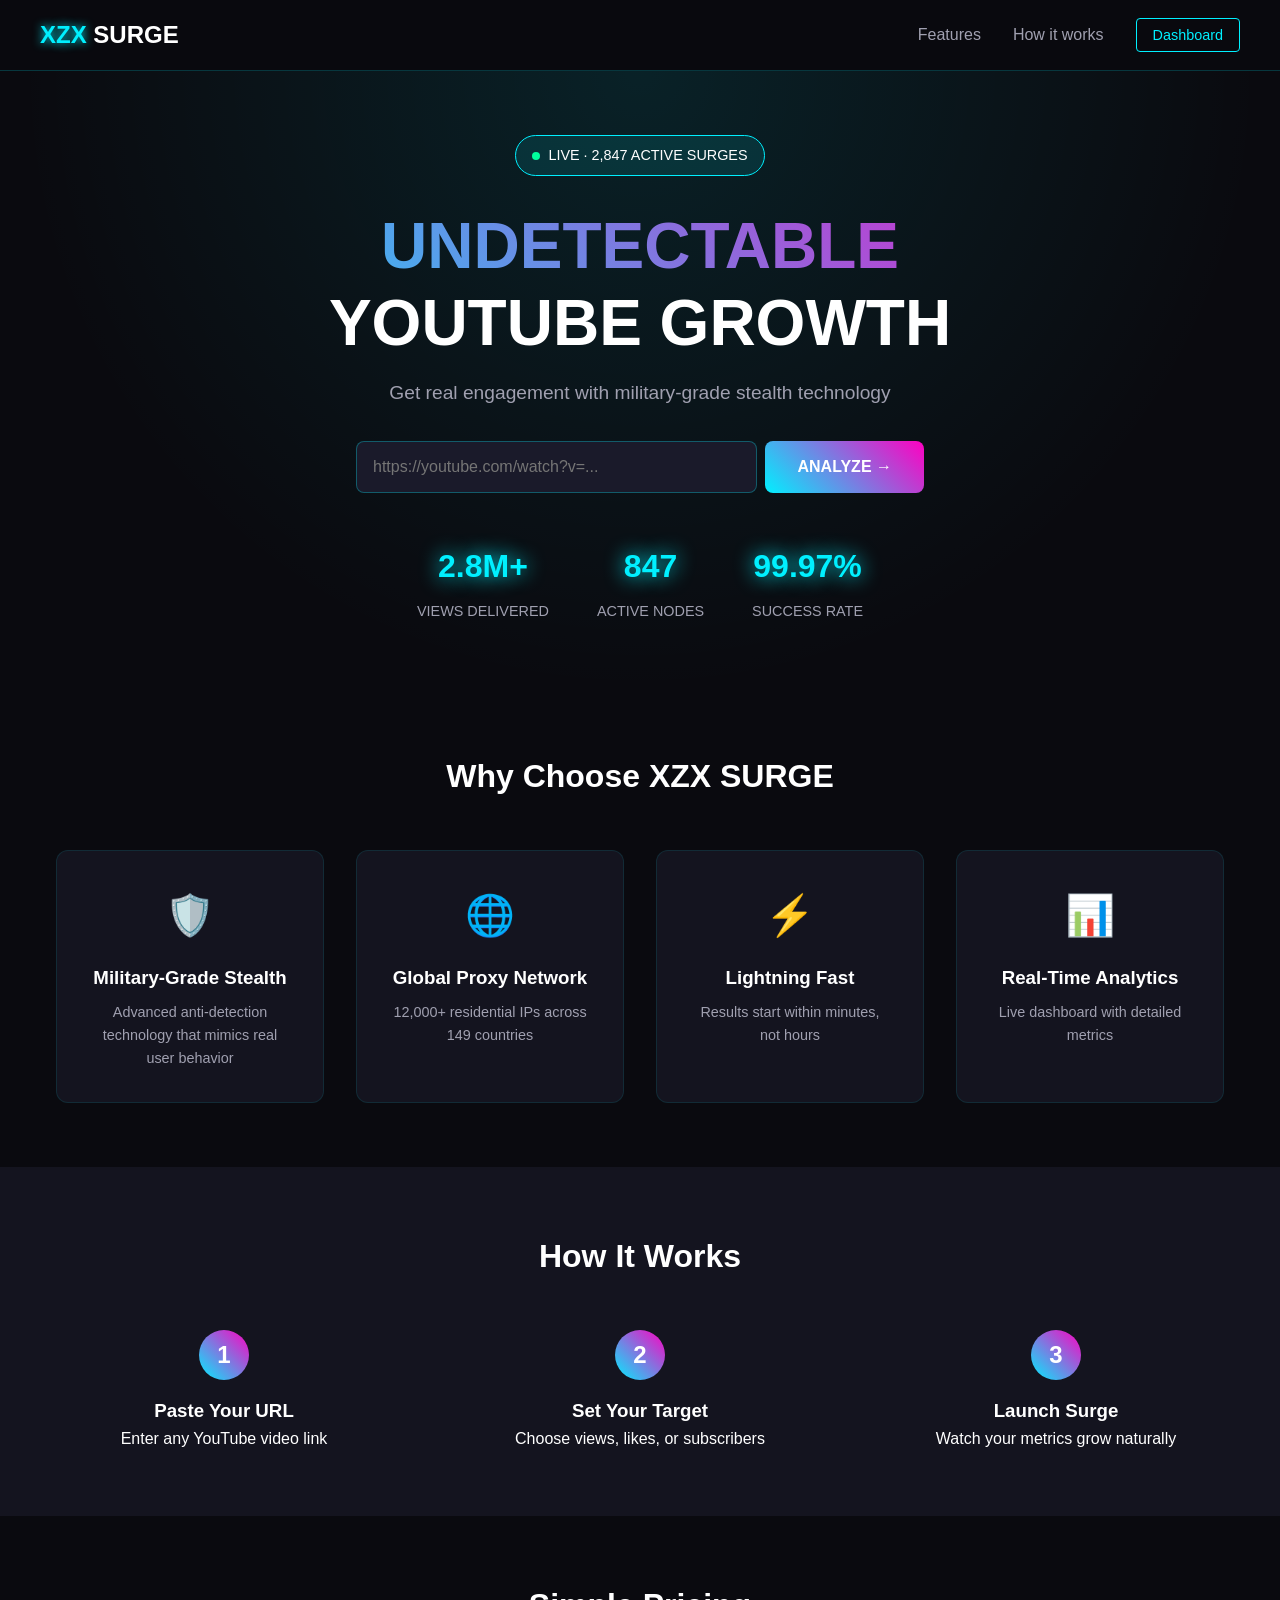
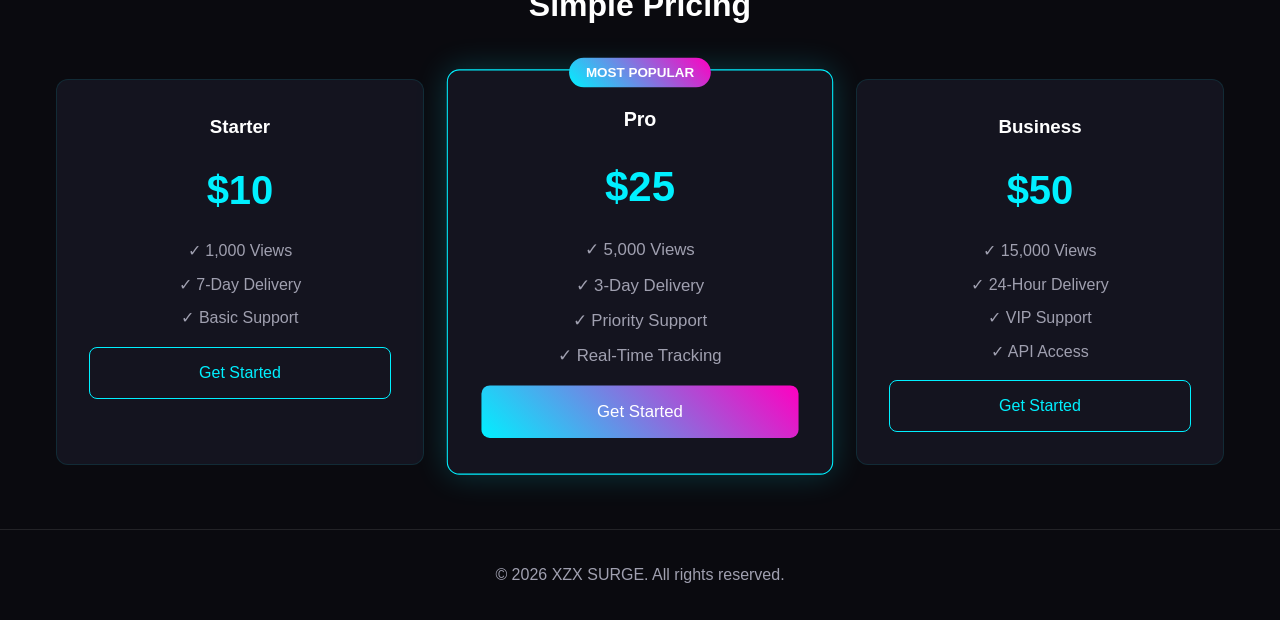
<file: index.html>
<!DOCTYPE html>
<html lang="en">
<head>
    <meta charset="UTF-8">
    <meta name="viewport" content="width=device-width, initial-scale=1.0, maximum-scale=1.0, user-scalable=yes">
    <title>XZX SURGE · YouTube Growth Engine</title>
    <link rel="stylesheet" href="styles.css">
</head>
<body>
    <!-- Navigation -->
    <nav class="nav">
        <div class="nav-content">
            <div class="logo">
                <span>XZX</span> SURGE
            </div>
            <div class="nav-links">
                <a href="#features">Features</a>
                <a href="#how-it-works">How it works</a>
                <button onclick="window.location.href='dashboard.html'" class="nav-btn">Dashboard</button>
            </div>
        </div>
    </nav>

    <!-- Hero Section -->
    <section class="hero">
        <div class="hero-badge">
            <span class="dot"></span>
            LIVE · 2,847 ACTIVE SURGES
        </div>
        <h1>
            <span>UNDETECTABLE</span>
            YOUTUBE GROWTH
        </h1>
        <p>Get real engagement with military-grade stealth technology</p>
        
        <div class="url-input">
            <input type="text" id="heroUrl" placeholder="https://youtube.com/watch?v=...">
            <button onclick="goToDashboard()">ANALYZE →</button>
        </div>

        <!-- Stats -->
        <div class="stats">
            <div class="stat-item">
                <div class="stat-number">2.8M+</div>
                <div class="stat-label">VIEWS DELIVERED</div>
            </div>
            <div class="stat-item">
                <div class="stat-number">847</div>
                <div class="stat-label">ACTIVE NODES</div>
            </div>
            <div class="stat-item">
                <div class="stat-number">99.97%</div>
                <div class="stat-label">SUCCESS RATE</div>
            </div>
        </div>
    </section>

    <!-- Features -->
    <section class="features" id="features">
        <h2>Why Choose XZX SURGE</h2>
        <div class="features-grid">
            <div class="feature-card">
                <div class="feature-icon">🛡️</div>
                <h3>Military-Grade Stealth</h3>
                <p>Advanced anti-detection technology that mimics real user behavior</p>
            </div>
            <div class="feature-card">
                <div class="feature-icon">🌐</div>
                <h3>Global Proxy Network</h3>
                <p>12,000+ residential IPs across 149 countries</p>
            </div>
            <div class="feature-card">
                <div class="feature-icon">⚡</div>
                <h3>Lightning Fast</h3>
                <p>Results start within minutes, not hours</p>
            </div>
            <div class="feature-card">
                <div class="feature-icon">📊</div>
                <h3>Real-Time Analytics</h3>
                <p>Live dashboard with detailed metrics</p>
            </div>
        </div>
    </section>

    <!-- How It Works -->
    <section class="how-it-works" id="how-it-works">
        <h2>How It Works</h2>
        <div class="steps">
            <div class="step">
                <div class="step-number">1</div>
                <h3>Paste Your URL</h3>
                <p>Enter any YouTube video link</p>
            </div>
            <div class="step">
                <div class="step-number">2</div>
                <h3>Set Your Target</h3>
                <p>Choose views, likes, or subscribers</p>
            </div>
            <div class="step">
                <div class="step-number">3</div>
                <h3>Launch Surge</h3>
                <p>Watch your metrics grow naturally</p>
            </div>
        </div>
    </section>

    <!-- Pricing -->
    <section class="pricing">
        <h2>Simple Pricing</h2>
        <div class="pricing-cards">
            <div class="pricing-card">
                <h3>Starter</h3>
                <div class="price">$10</div>
                <ul>
                    <li>✓ 1,000 Views</li>
                    <li>✓ 7-Day Delivery</li>
                    <li>✓ Basic Support</li>
                </ul>
                <button onclick="window.location.href='dashboard.html'">Get Started</button>
            </div>
            <div class="pricing-card popular">
                <div class="popular-badge">MOST POPULAR</div>
                <h3>Pro</h3>
                <div class="price">$25</div>
                <ul>
                    <li>✓ 5,000 Views</li>
                    <li>✓ 3-Day Delivery</li>
                    <li>✓ Priority Support</li>
                    <li>✓ Real-Time Tracking</li>
                </ul>
                <button onclick="window.location.href='dashboard.html'" class="popular-btn">Get Started</button>
            </div>
            <div class="pricing-card">
                <h3>Business</h3>
                <div class="price">$50</div>
                <ul>
                    <li>✓ 15,000 Views</li>
                    <li>✓ 24-Hour Delivery</li>
                    <li>✓ VIP Support</li>
                    <li>✓ API Access</li>
                </ul>
                <button onclick="window.location.href='dashboard.html'">Get Started</button>
            </div>
        </div>
    </section>

    <!-- Footer -->
    <footer class="footer">
        <p>© 2026 XZX SURGE. All rights reserved.</p>
    </footer>

    <script>
        function goToDashboard() {
            const url = document.getElementById('heroUrl').value;
            if (url.includes('youtube.com') || url.includes('youtu.be')) {
                window.location.href = 'dashboard.html?url=' + encodeURIComponent(url);
            } else {
                alert('Please enter a valid YouTube URL');
            }
        }
    </script>
</body>
</html>
</file>
<file: styles.css>
/* XZX SURGE - Main Stylesheet */
* {
    margin: 0;
    padding: 0;
    box-sizing: border-box;
}

body {
    font-family: -apple-system, BlinkMacSystemFont, 'Segoe UI', Roboto, Oxygen, Ubuntu, sans-serif;
    background: #0a0a0f;
    color: white;
    line-height: 1.6;
}

/* Navigation */
.nav {
    background: rgba(10, 10, 15, 0.95);
    padding: 1rem;
    position: sticky;
    top: 0;
    z-index: 100;
    border-bottom: 1px solid rgba(0, 240, 255, 0.2);
    backdrop-filter: blur(10px);
}

.nav-content {
    max-width: 1200px;
    margin: 0 auto;
    display: flex;
    justify-content: space-between;
    align-items: center;
}

.logo {
    font-size: 1.5rem;
    font-weight: bold;
}

.logo span {
    color: #00f0ff;
    text-shadow: 0 0 10px #00f0ff;
}

.nav-links {
    display: flex;
    gap: 2rem;
    align-items: center;
}

.nav-links a {
    color: #a0a0b0;
    text-decoration: none;
    transition: color 0.3s;
}

.nav-links a:hover {
    color: #00f0ff;
}

.nav-btn {
    background: transparent;
    border: 1px solid #00f0ff;
    color: #00f0ff;
    padding: 0.5rem 1rem;
    border-radius: 4px;
    cursor: pointer;
    font-size: 0.9rem;
    transition: all 0.3s;
}

.nav-btn:hover {
    background: #00f0ff;
    color: #0a0a0f;
}

/* Hero Section */
.hero {
    padding: 4rem 1rem;
    text-align: center;
    background: radial-gradient(circle at 50% 0%, rgba(0, 240, 255, 0.1), transparent 70%);
}

.hero-badge {
    display: inline-flex;
    align-items: center;
    gap: 0.5rem;
    padding: 0.5rem 1rem;
    background: rgba(0, 240, 255, 0.1);
    border: 1px solid #00f0ff;
    border-radius: 50px;
    margin-bottom: 2rem;
    font-size: 0.9rem;
}

.dot {
    width: 8px;
    height: 8px;
    background: #00ff9d;
    border-radius: 50%;
    display: inline-block;
    animation: pulse 2s infinite;
}

.hero h1 {
    font-size: clamp(2rem, 8vw, 4rem);
    line-height: 1.2;
    margin-bottom: 1rem;
}

.hero h1 span {
    background: linear-gradient(45deg, #00f0ff, #ff00c1);
    -webkit-background-clip: text;
    -webkit-text-fill-color: transparent;
    display: block;
}

.hero p {
    color: #a0a0b0;
    font-size: 1.2rem;
    margin-bottom: 2rem;
}

.url-input {
    max-width: 600px;
    margin: 0 auto;
    display: flex;
    gap: 0.5rem;
    padding: 0 1rem;
}

.url-input input {
    flex: 1;
    padding: 1rem;
    background: #1a1a2a;
    border: 1px solid rgba(0, 240, 255, 0.3);
    border-radius: 8px;
    color: white;
    font-size: 1rem;
}

.url-input input:focus {
    outline: none;
    border-color: #00f0ff;
    box-shadow: 0 0 20px rgba(0, 240, 255, 0.3);
}

.url-input button {
    padding: 1rem 2rem;
    background: linear-gradient(45deg, #00f0ff, #ff00c1);
    border: none;
    border-radius: 8px;
    color: white;
    font-weight: bold;
    font-size: 1rem;
    cursor: pointer;
    transition: transform 0.3s;
}

.url-input button:hover {
    transform: translateY(-2px);
}

/* Stats */
.stats {
    display: flex;
    justify-content: center;
    gap: 3rem;
    margin-top: 3rem;
    flex-wrap: wrap;
}

.stat-item {
    text-align: center;
}

.stat-number {
    font-size: 2rem;
    font-weight: bold;
    color: #00f0ff;
    text-shadow: 0 0 20px #00f0ff;
}

.stat-label {
    color: #a0a0b0;
    font-size: 0.9rem;
    margin-top: 0.5rem;
}

/* Features */
.features {
    padding: 4rem 1rem;
    max-width: 1200px;
    margin: 0 auto;
}

.features h2 {
    text-align: center;
    font-size: 2rem;
    margin-bottom: 3rem;
}

.features-grid {
    display: grid;
    grid-template-columns: repeat(auto-fit, minmax(250px, 1fr));
    gap: 2rem;
}

.feature-card {
    background: #14141f;
    padding: 2rem;
    border-radius: 12px;
    border: 1px solid rgba(0, 240, 255, 0.1);
    transition: all 0.3s;
    text-align: center;
}

.feature-card:hover {
    border-color: #00f0ff;
    transform: translateY(-5px);
    box-shadow: 0 10px 30px rgba(0, 240, 255, 0.1);
}

.feature-icon {
    font-size: 2.5rem;
    margin-bottom: 1rem;
}

.feature-card h3 {
    margin-bottom: 0.5rem;
}

.feature-card p {
    color: #a0a0b0;
    font-size: 0.9rem;
}

/* How It Works */
.how-it-works {
    padding: 4rem 1rem;
    background: #14141f;
}

.how-it-works h2 {
    text-align: center;
    font-size: 2rem;
    margin-bottom: 3rem;
}

.steps {
    display: flex;
    justify-content: center;
    gap: 3rem;
    flex-wrap: wrap;
    max-width: 1200px;
    margin: 0 auto;
}

.step {
    text-align: center;
    flex: 1;
    min-width: 200px;
}

.step-number {
    width: 50px;
    height: 50px;
    background: linear-gradient(45deg, #00f0ff, #ff00c1);
    border-radius: 50%;
    display: flex;
    align-items: center;
    justify-content: center;
    font-size: 1.5rem;
    font-weight: bold;
    margin: 0 auto 1rem;
}

/* Pricing */
.pricing {
    padding: 4rem 1rem;
    max-width: 1200px;
    margin: 0 auto;
}

.pricing h2 {
    text-align: center;
    font-size: 2rem;
    margin-bottom: 3rem;
}

.pricing-cards {
    display: grid;
    grid-template-columns: repeat(auto-fit, minmax(280px, 1fr));
    gap: 2rem;
}

.pricing-card {
    background: #14141f;
    padding: 2rem;
    border-radius: 12px;
    border: 1px solid rgba(0, 240, 255, 0.1);
    text-align: center;
    position: relative;
}

.pricing-card.popular {
    border-color: #00f0ff;
    box-shadow: 0 0 30px rgba(0, 240, 255, 0.2);
    transform: scale(1.05);
}

.popular-badge {
    position: absolute;
    top: -12px;
    left: 50%;
    transform: translateX(-50%);
    background: linear-gradient(45deg, #00f0ff, #ff00c1);
    padding: 0.25rem 1rem;
    border-radius: 50px;
    font-size: 0.8rem;
    font-weight: bold;
}

.price {
    font-size: 2.5rem;
    font-weight: bold;
    color: #00f0ff;
    margin: 1rem 0;
}

.pricing-card ul {
    list-style: none;
    margin: 1rem 0;
}

.pricing-card li {
    margin: 0.5rem 0;
    color: #a0a0b0;
}

.pricing-card button {
    width: 100%;
    padding: 1rem;
    background: transparent;
    border: 1px solid #00f0ff;
    color: #00f0ff;
    border-radius: 8px;
    cursor: pointer;
    font-size: 1rem;
    transition: all 0.3s;
}

.pricing-card button:hover {
    background: #00f0ff;
    color: #0a0a0f;
}

.pricing-card .popular-btn {
    background: linear-gradient(45deg, #00f0ff, #ff00c1);
    border: none;
    color: white;
}

/* Dashboard Styles */
.dashboard-header {
    max-width: 1200px;
    margin: 2rem auto;
    padding: 0 1rem;
    display: flex;
    justify-content: space-between;
    align-items: center;
}

.header-stats {
    display: flex;
    gap: 2rem;
}

.mini-stat {
    text-align: right;
}

.mini-stat span {
    display: block;
    font-size: 0.8rem;
    color: #a0a0b0;
}

.mini-stat strong {
    font-size: 1.2rem;
    color: #00f0ff;
}

.dashboard-grid {
    max-width: 1200px;
    margin: 2rem auto;
    padding: 0 1rem;
    display: grid;
    grid-template-columns: 1fr 1fr;
    gap: 2rem;
}

@media (max-width: 768px) {
    .dashboard-grid {
        grid-template-columns: 1fr;
    }
}

.dashboard-card {
    background: #14141f;
    padding: 1.5rem;
    border-radius: 12px;
    border: 1px solid rgba(0, 240, 255, 0.1);
}

.dashboard-card h2 {
    margin-bottom: 1.5rem;
}

.input-group {
    margin-bottom: 1.5rem;
}

.input-group label {
    display: block;
    margin-bottom: 0.5rem;
    color: #a0a0b0;
}

.input-group input,
.input-group select {
    width: 100%;
    padding: 0.8rem;
    background: #1a1a2a;
    border: 1px solid rgba(0, 240, 255, 0.3);
    border-radius: 8px;
    color: white;
    font-size: 1rem;
}

.range-value {
    text-align: center;
    margin-top: 0.5rem;
    color: #00f0ff;
    font-weight: bold;
}

.price-calculation {
    margin: 1.5rem 0;
    padding: 1rem;
    background: #1a1a2a;
    border-radius: 8px;
}

.price-row {
    display: flex;
    justify-content: space-between;
    margin: 0.5rem 0;
}

.price-row.total {
    font-size: 1.2rem;
    font-weight: bold;
    color: #00f0ff;
    border-top: 1px solid rgba(255,255,255,0.1);
    padding-top: 0.5rem;
}

.surge-btn {
    width: 100%;
    padding: 1rem;
    background: linear-gradient(45deg, #00f0ff, #ff00c1);
    border: none;
    border-radius: 8px;
    color: white;
    font-weight: bold;
    font-size: 1.1rem;
    cursor: pointer;
    transition: transform 0.3s;
}

.surge-btn:hover {
    transform: translateY(-2px);
}

.video-preview {
    display: flex;
    gap: 1rem;
    margin-bottom: 1.5rem;
}

.video-preview img {
    width: 120px;
    height: 68px;
    object-fit: cover;
    border-radius: 8px;
}

.video-info h3 {
    font-size: 1rem;
    margin-bottom: 0.5rem;
}

.video-info p {
    font-size: 0.9rem;
    color: #a0a0b0;
}

.estimation {
    margin: 1.5rem 0;
}

.estimation-item {
    display: flex;
    justify-content: space-between;
    margin: 0.5rem 0;
}

.progress-bar {
    height: 8px;
    background: #1a1a2a;
    border-radius: 4px;
    overflow: hidden;
    margin: 1rem 0;
}

.progress-fill {
    height: 100%;
    background: linear-gradient(90deg, #00f0ff, #ff00c1);
    transition: width 0.3s;
}

.recent-activity {
    margin-top: 1.5rem;
}

.activity-item {
    display: flex;
    gap: 1rem;
    padding: 0.5rem 0;
    border-bottom: 1px solid rgba(255,255,255,0.1);
    font-size: 0.9rem;
}

.activity-item .time {
    color: #a0a0b0;
    min-width: 70px;
}

.active-surges {
    max-width: 1200px;
    margin: 2rem auto;
    padding: 0 1rem;
}

.surges-list {
    background: #14141f;
    border-radius: 12px;
    border: 1px solid rgba(0, 240, 255, 0.1);
    padding: 1rem;
}

.surge-item {
    display: flex;
    align-items: center;
    gap: 1rem;
    padding: 1rem;
    border-bottom: 1px solid rgba(255,255,255,0.1);
}

.surge-item:last-child {
    border-bottom: none;
}

.surge-info {
    flex: 1;
}

.surge-info strong {
    display: block;
    margin-bottom: 0.25rem;
}

.surge-info span {
    font-size: 0.9rem;
    color: #a0a0b0;
}

.surge-progress {
    width: 200px;
}

.surge-status {
    padding: 0.25rem 0.5rem;
    border-radius: 4px;
    font-size: 0.8rem;
    font-weight: bold;
}

.surge-status.active {
    background: rgba(0, 255, 157, 0.2);
    color: #00ff9d;
    border: 1px solid #00ff9d;
}

.surge-status.completed {
    background: rgba(0, 240, 255, 0.2);
    color: #00f0ff;
    border: 1px solid #00f0ff;
}

/* Footer */
.footer {
    text-align: center;
    padding: 2rem;
    color: #a0a0b0;
    border-top: 1px solid rgba(255,255,255,0.1);
}

/* Animations */
@keyframes pulse {
    0%, 100% { opacity: 1; transform: scale(1); }
    50% { opacity: 0.5; transform: scale(1.1); }
}

/* Mobile Responsive */
@media (max-width: 768px) {
    .nav-links a {
        display: none;
    }
    
    .stats {
        gap: 1rem;
    }
    
    .stat-number {
        font-size: 1.5rem;
    }
    
    .steps {
        gap: 2rem;
    }
    
    .pricing-card.popular {
        transform: scale(1);
    }
    
    .surge-item {
        flex-direction: column;
        align-items: flex-start;
    }
    
    .surge-progress {
        width: 100%;
    }
}
</file>
